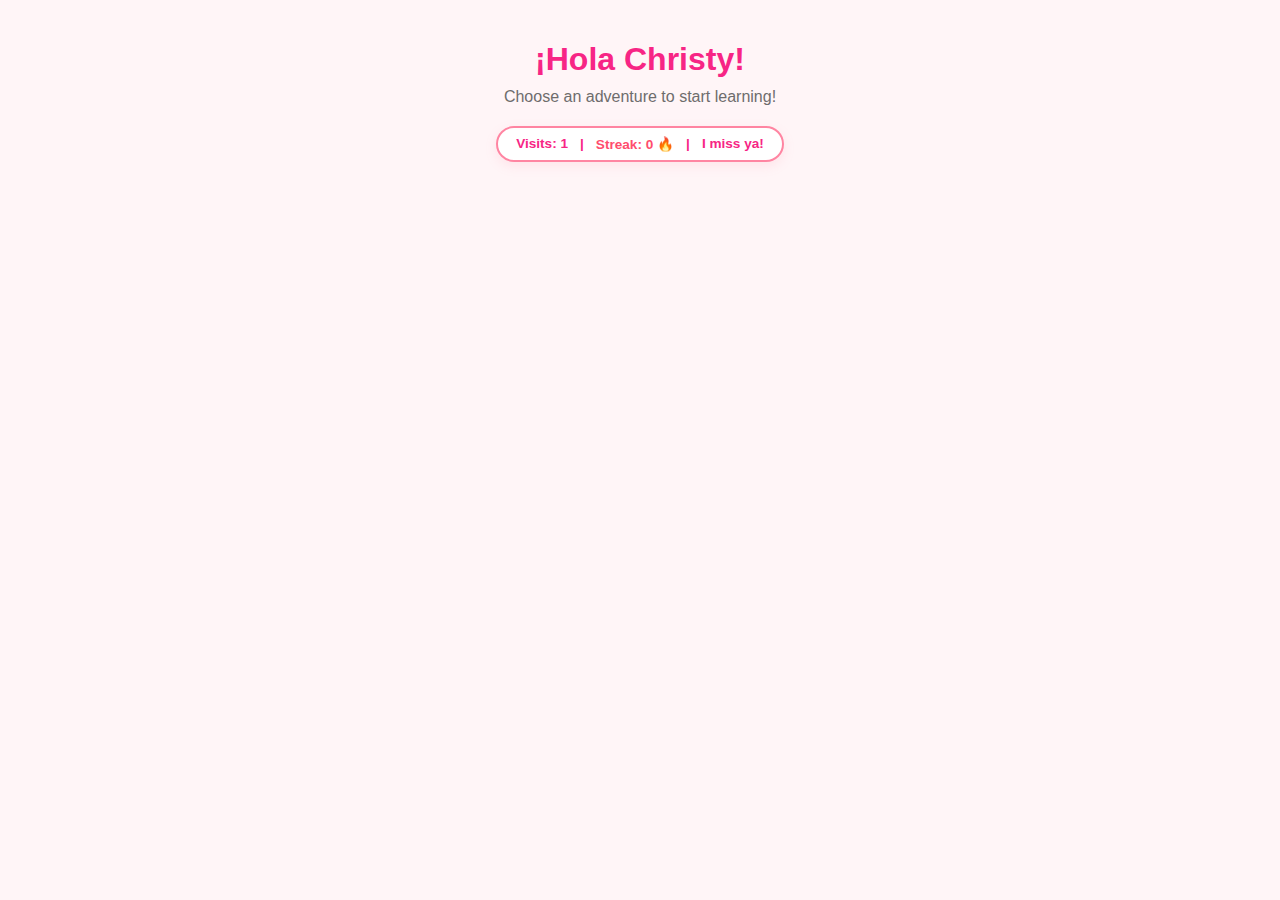
<file: index.htm>
<!DOCTYPE html>
<html lang="en">

<head>
    <meta charset="UTF-8">
    <meta name="viewport" content="width=device-width, initial-scale=1.0">
    <title>Christy's Learning Hub</title>
    <style>
        :root {
            --pink-primary: #ff85a2;
            --pink-dark: #f72585;
            --warm-bg: #fff5f7;
            --orange-soft: #f9dcc4;
            --text-main: #4a4a4a;
            --card-shadow: 0 12px 24px rgba(255, 133, 162, 0.2);
        }

        * {
            box-sizing: border-box;
            -webkit-tap-highlight-color: transparent;
        }

        body {
            font-family: 'Segoe UI', Roboto, Helvetica, Arial, sans-serif;
            background-color: var(--warm-bg);
            color: var(--text-main);
            margin: 0;
            display: flex;
            flex-direction: column;
            align-items: center;
            min-height: 100vh;
            padding: 20px 15px;
            /* Reduced for mobile */
        }

        header {
            text-align: center;
            margin-bottom: 30px;
        }

        h1 {
            color: var(--pink-dark);
            font-size: 2rem;
            /* Sized down for mobile */
            margin-bottom: 10px;
            font-weight: 900;
        }

        p {
            color: var(--text-main);
            font-size: 1rem;
            opacity: 0.8;
            margin: 0;
        }

        .hub-container {
            width: 100%;
            max-width: 600px;
            display: grid;
            gap: 20px;
        }

        .game-link {
            background: white;
            border: 4px solid var(--pink-primary);
            border-radius: 24px;
            padding: 20px;
            text-decoration: none;
            color: inherit;
            display: flex;
            flex-direction: column;
            /* Stack on mobile */
            align-items: flex-start;
            gap: 15px;
            box-shadow: var(--card-shadow);
            transition: all 0.2s ease;
            position: relative;
            overflow: hidden;
        }

        @media (min-width: 481px) {
            .game-link {
                flex-direction: row;
                align-items: center;
            }
        }

        .game-link:hover {
            transform: translateY(-5px);
            border-color: var(--pink-dark);
        }

        .game-link:active {
            transform: scale(0.98);
        }

        .icon-box {
            background: var(--pink-primary);
            width: 50px;
            height: 50px;
            border-radius: 14px;
            display: flex;
            align-items: center;
            justify-content: center;
            flex-shrink: 0;
        }

        .icon-box svg {
            width: 30px;
            height: 30px;
            fill: white;
        }

        .game-info h2 {
            margin: 0 0 5px 0;
            color: var(--pink-dark);
            font-size: 1.25rem;
        }

        .game-info p {
            margin: 0;
            font-size: 0.9rem;
            line-height: 1.4;
        }

        .badge {
            position: absolute;
            top: 20px;
            right: 20px;
            background: var(--orange-soft);
            color: var(--pink-dark);
            font-size: 0.75rem;
            font-weight: bold;
            padding: 4px 12px;
            border-radius: 20px;
            text-transform: uppercase;
        }

        /* Coming Soon style */
        .game-link.disabled {
            opacity: 0.7;
            filter: grayscale(0.5);
            cursor: default;
            pointer-events: none;
        }

        .stats-box {
            margin-top: 20px;
            background: white;
            padding: 8px 18px;
            border-radius: 50px;
            display: inline-flex;
            gap: 12px;
            font-size: 0.85rem;
            color: var(--pink-dark);
            font-weight: 700;
            box-shadow: 0 4px 12px rgba(255, 133, 162, 0.15);
            border: 2px solid var(--pink-primary);
        }

        .streak-tag {
            color: #ff4d6d;
            font-weight: 800;
        }

        .badge-shelf {
            margin-top: 25px;
            display: flex;
            gap: 15px;
            justify-content: center;
            flex-wrap: wrap;
            width: 100%;
            max-width: 600px;
        }

        .badge-item {
            width: 80px;
            height: 80px;
            border-radius: 20px;
            background: white;
            border: 3px solid var(--pink-primary);
            display: flex;
            align-items: center;
            justify-content: center;
            position: relative;
            box-shadow: 0 4px 10px rgba(0, 0, 0, 0.05);
            transition: transform 0.3s cubic-bezier(0.175, 0.885, 0.32, 1.275);
        }

        .badge-item:hover {
            transform: scale(1.1) rotate(5deg);
        }

        .badge-item img {
            width: 85%;
            height: 85%;
            object-fit: contain;
        }

        .badge-item.locked {
            filter: grayscale(1) opacity(0.3);
            border-style: dashed;
        }

        .badge-hint {
            font-size: 0.7rem;
            color: var(--pink-dark);
            margin-top: 5px;
            font-weight: 600;
        }
    </style>
</head>

<body>
    <header>
        <h1>¡Hola Christy!</h1>
        <p>Choose an adventure to start learning!</p>

        <div class="stats-box" id="visitor-stats">
            <span id="visit-count-tag">Visits: 0</span>
            <span class="divider">|</span>
            <span id="streak-tag" class="streak-tag">Streak: 0 🔥</span>
            <span class="divider">|</span>
            <span id="last-visit-tag">First time here? I miss ya!</span>
        </div>
    </header>

    <div id="badge-shelf" class="badge-shelf">
        <!-- Guinea Pig Badges -->
    </div>

    <div class="hub-container" id="hub-container">
        <!-- Rendered Programmatically -->
    </div>

    <script src="common.js"></script>
    <script>
        function renderHub() {
            const container = document.getElementById('hub-container');

            hubGames.forEach(game => {
                const gameLink = document.createElement('a');
                gameLink.href = game.href;
                gameLink.className = 'game-link';

                gameLink.innerHTML = `
                    <div class="badge">${game.badge}</div>
                    <div class="icon-box" style="background: ${game.iconBg}">
                        <svg viewBox="0 0 24 24">
                            ${game.icon}
                        </svg>
                    </div>
                    <div class="game-info">
                        <h2>${game.title}</h2>
                        <p>${game.description}</p>
                    </div>
                `;

                container.appendChild(gameLink);
            });
        }

        function trackVisits() {
            let visits = parseInt(localStorage.getItem('visitCount')) || 0;
            let lastVisit = localStorage.getItem('lastVisit');

            // Increment count for this session (only once per page load)
            visits++;
            localStorage.setItem('visitCount', visits);

            // Display stats
            document.getElementById('visit-count-tag').innerText = `Visits: ${visits}`;

            if (lastVisit) {
                const lastDate = new Date(lastVisit);
                const options = { month: 'short', day: 'numeric', year: 'numeric' };
                document.getElementById('last-visit-tag').innerText =
                    `Last visit: ${lastDate.toLocaleDateString(undefined, options)}`;
            } else {
                document.getElementById('last-visit-tag').innerText = "I miss ya!";
            }

            // Update last visit for NEXT time
            localStorage.setItem('lastVisit', new Date().toISOString());

            // Handle Streak and Badges
            const stats = getStats();
            document.getElementById('streak-tag').innerText = `Streak: ${stats.streak} 🔥`;

            renderBadges(stats.badges);
        }

        function renderBadges(unlockedCount) {
            const shelf = document.getElementById('badge-shelf');
            shelf.innerHTML = '';

            const pigs = [
                { id: 1, name: 'Peanut' },
                { id: 2, name: 'Coco' },
                { id: 3, name: 'Marshmallow' }
            ];

            pigs.forEach((pig, index) => {
                const isLocked = index >= unlockedCount;
                const badge = document.createElement('div');
                badge.className = `badge-item ${isLocked ? 'locked' : ''}`;

                if (isLocked) {
                    badge.innerHTML = `
                        <div style="font-size: 0.7rem; text-align: center;">Locked<br>${(index + 1) * 3} Days</div>
                    `;
                } else {
                    badge.innerHTML = `
                         <img src="images/Guineapig${pig.id}.png" alt="${pig.name}">
                        <div style="position: absolute; bottom: -20px; font-size: 0.7rem; font-weight: 800; color: var(--pink-dark);">${pig.name}</div>
                    `;
                }
                shelf.appendChild(badge);
            });
        }

        function handleSecretCommands() {
            let inputBuffer = "";
            let timer;

            document.addEventListener('keydown', (e) => {
                // Ignore if user is typing in an input (not currently applicable but good practice)
                if (e.target.tagName === 'INPUT' || e.target.tagName === 'TEXTAREA') return;

                if (e.key === 'Enter') {
                    processCommand(inputBuffer);
                    inputBuffer = "";
                } else if (e.key.length === 1) {
                    inputBuffer += e.key.toLowerCase();

                    // Clear buffer if no activity for 3 seconds
                    clearTimeout(timer);
                    timer = setTimeout(() => { inputBuffer = ""; }, 3000);

                    // Immediate 'reset' check (optional, but requested name is 'reset')
                    if (inputBuffer === "reset") {
                        processCommand("reset");
                        inputBuffer = "";
                    }
                }
            });

            function processCommand(cmd) {
                if (cmd === "reset") {
                    localStorage.clear();
                    alert("Storage Cleared! Hub will reload.");
                    window.location.reload();
                } else if (cmd.startsWith("set")) {
                    const days = parseInt(cmd.replace("set", ""));
                    if (!isNaN(days)) {
                        mockStreak(days);
                    }
                }
            }

            function mockStreak(count) {
                const dates = [];
                for (let i = 0; i < count; i++) {
                    const d = new Date();
                    d.setDate(d.getDate() - i);
                    dates.push(d.toISOString().split('T')[0]);
                }
                localStorage.setItem('playDays', JSON.stringify(dates));
                alert(`Set streak to ${count} days! Reloading...`);
                window.location.reload();
            }
        }

        document.addEventListener('DOMContentLoaded', () => {
            trackVisits();
            renderHub();
            handleSecretCommands();
        });
    </script>

</body>

</html>
</file>
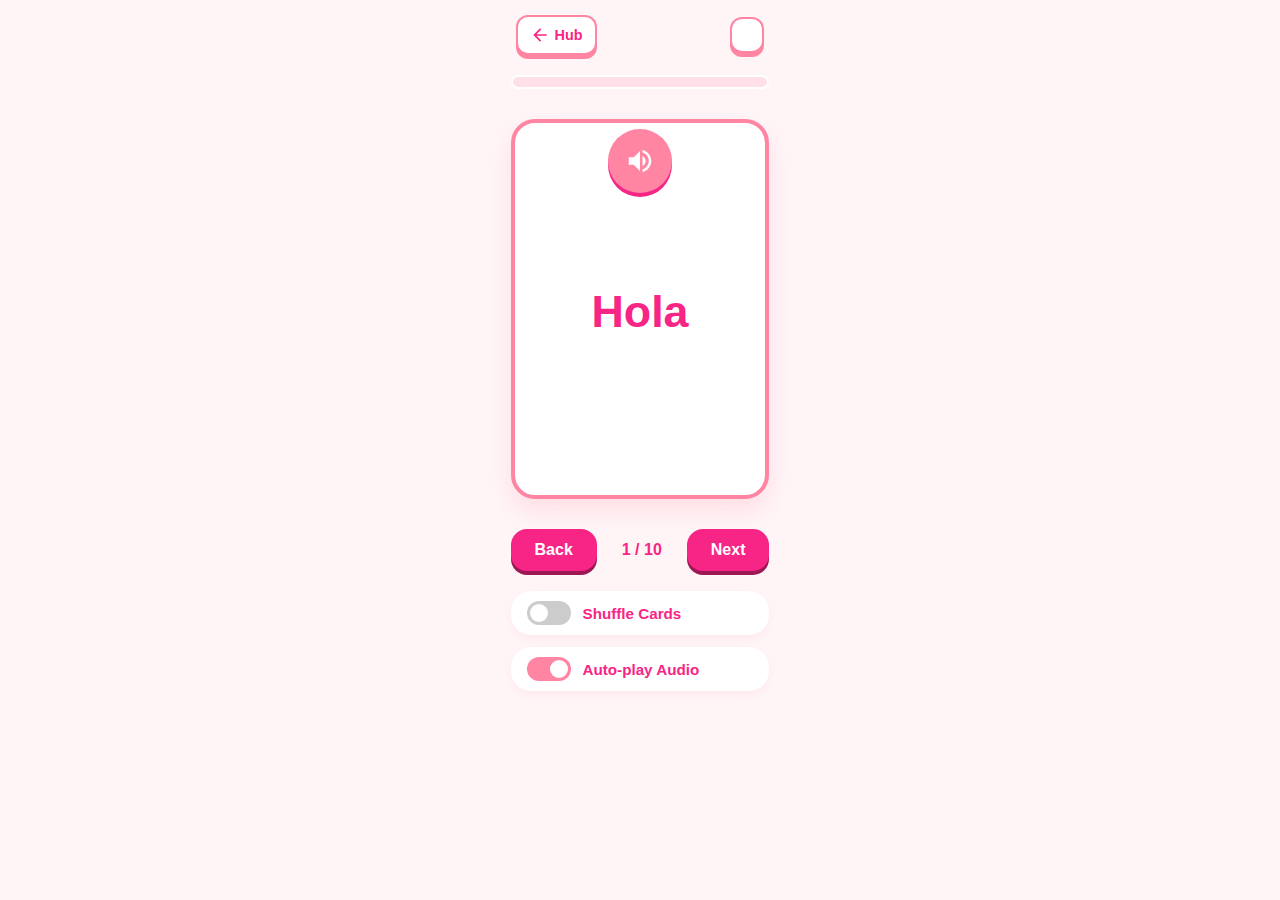
<file: flash_card1.htm>
<!DOCTYPE html>
<html lang="en">

<head>
    <meta charset="UTF-8">
    <meta name="viewport" content="width=device-width, initial-scale=1.0">
    <title>Spanish Flashcard Adventure</title>
    <style>
        :root {
            --pink-primary: #ff85a2;
            --pink-dark: #f72585;
            --warm-bg: #fff5f7;
            --orange-soft: #f9dcc4;
            --text-main: #4a4a4a;
            --card-shadow: 0 12px 24px rgba(255, 133, 162, 0.2);
        }

        * {
            box-sizing: border-box;
            -webkit-tap-highlight-color: transparent;
        }

        body {
            font-family: 'Segoe UI', Roboto, Helvetica, Arial, sans-serif;
            background-color: var(--warm-bg);
            color: var(--text-main);
            margin: 0;
            display: flex;
            flex-direction: column;
            align-items: center;
            min-height: 100vh;
            padding: 15px;
            /* Reduced for mobile */
        }

        /* Top Navigation */
        .header {
            width: 100%;
            max-width: 500px;
            display: flex;
            justify-content: space-between;
            align-items: center;
            margin-bottom: 20px;
            padding: 0 5px;
        }

        .hub-btn {
            color: var(--pink-dark);
            text-decoration: none;
            font-weight: bold;
            display: flex;
            align-items: center;
            gap: 5px;
            font-size: 0.9rem;
            background: white;
            padding: 8px 12px;
            border-radius: 12px;
            border: 2px solid var(--pink-primary);
            box-shadow: 0 4px 0 var(--pink-primary);
            transition: all 0.1s;
        }

        .hub-btn:active {
            transform: translateY(2px);
            box-shadow: 0 2px 0 var(--pink-primary);
        }

        select {
            appearance: none;
            background-color: white;
            border: 2px solid var(--pink-primary);
            border-radius: 12px;
            padding: 8px 15px;
            font-size: 0.9rem;
            color: var(--pink-dark);
            font-weight: bold;
            cursor: pointer;
            outline: none;
            box-shadow: 0 4px 0 var(--pink-primary);
            max-width: 200px;
        }

        /* Progress Section */
        .progress-wrapper {
            width: 100%;
            max-width: 400px;
            margin-bottom: 30px;
        }

        .progress-container {
            width: 100%;
            height: 14px;
            background: #ffe0e9;
            border-radius: 7px;
            overflow: hidden;
            border: 2px solid white;
        }

        .progress-bar {
            height: 100%;
            background: linear-gradient(90deg, var(--pink-primary), var(--pink-dark));
            width: 0%;
            transition: width 0.4s cubic-bezier(0.175, 0.885, 0.32, 1.275);
        }

        /* Card Area */
        .card-container {
            width: 100%;
            max-width: 320px;
            height: 380px;
            perspective: 1000px;
            cursor: pointer;
            margin-bottom: 30px;
        }

        .card {
            width: 100%;
            height: 100%;
            background: white;
            border-radius: 24px;
            border: 4px solid var(--pink-primary);
            box-shadow: var(--card-shadow);
            display: flex;
            flex-direction: column;
            align-items: center;
            justify-content: center;
            padding: 30px;
            text-align: center;
            position: relative;
            transition: transform 0.1s;
        }

        .card:active {
            transform: scale(0.98);
        }

        .audio-btn {
            background: var(--pink-primary);
            border: none;
            width: 64px;
            height: 64px;
            border-radius: 50%;
            display: flex;
            align-items: center;
            justify-content: center;
            cursor: pointer;
            margin-bottom: 20px;
            transition: all 0.2s;
            box-shadow: 0 4px 0 var(--pink-dark);
        }

        .audio-btn:hover {
            transform: translateY(-2px);
        }

        .audio-btn svg {
            fill: white;
            width: 30px;
            height: 30px;
        }

        .stop-btn {
            background: #ff4d4d;
            border: none;
            width: 64px;
            height: 64px;
            border-radius: 50%;
            display: flex;
            align-items: center;
            justify-content: center;
            cursor: pointer;
            margin-bottom: 20px;
            transition: all 0.2s;
            box-shadow: 0 4px 0 #cc0000;
        }

        .stop-btn:active {
            transform: scale(0.95);
        }

        .stop-btn svg {
            fill: white;
            width: 30px;
            height: 30px;
        }

        .audio-controls {
            display: flex;
            gap: 15px;
            margin-bottom: 20px;
        }

        .spanish-word {
            font-size: 2.8rem;
            font-weight: 800;
            color: var(--pink-dark);
            margin-bottom: 20px;
            min-height: 3.5em;
            /* Fixed space for multi-line support */
            display: flex;
            align-items: center;
            justify-content: center;
        }

        .english-box {
            border-top: 2px dashed var(--orange-soft);
            width: 100%;
            padding-top: 20px;
            opacity: 0;
            transform: translateY(10px);
            transition: all 0.3s ease;
            min-height: 80px;
            /* Consistent height for the English reveal box */
            display: flex;
            align-items: center;
            justify-content: center;
        }

        .english-box.revealed {
            opacity: 1;
            transform: translateY(0);
        }

        .english-word {
            font-size: 1.5rem;
            color: #888;
            font-style: italic;
        }

        /* Controls */
        .bottom-controls {
            width: 100%;
            max-width: 400px;
            display: flex;
            flex-direction: column;
            align-items: center;
            gap: 20px;
        }

        .nav-group {
            display: flex;
            align-items: center;
            gap: 15px;
        }

        .btn-nav {
            background: var(--pink-dark);
            color: white;
            border: none;
            padding: 12px 24px;
            border-radius: 16px;
            font-weight: bold;
            font-size: 1rem;
            cursor: pointer;
            box-shadow: 0 4px 0 #9d1754;
            transition: all 0.1s;
        }

        .btn-nav:disabled {
            background: #ccc;
            box-shadow: 0 4px 0 #aaa;
            cursor: not-allowed;
        }

        .btn-nav:active:not(:disabled) {
            transform: translateY(4px);
            box-shadow: 0 0 0 #9d1754;
        }

        .progress-indicator {
            font-weight: bold;
            color: var(--pink-dark);
            min-width: 60px;
            text-align: center;
        }

        .options {
            display: flex;
            align-items: center;
            gap: 12px;
            font-size: 0.95rem;
            color: var(--pink-dark);
            font-weight: bold;
            background: white;
            padding: 10px 16px;
            border-radius: 20px;
            box-shadow: 0 4px 10px rgba(255, 133, 162, 0.1);
            cursor: pointer;
            transition: all 0.2s;
        }

        .options:active {
            transform: scale(0.95);
        }

        /* Toggle Switch Styling */
        .switch {
            position: relative;
            display: inline-block;
            width: 44px;
            height: 24px;
        }

        .switch input {
            opacity: 0;
            width: 0;
            height: 0;
        }

        .slider {
            position: absolute;
            cursor: pointer;
            top: 0;
            left: 0;
            right: 0;
            bottom: 0;
            background-color: #ccc;
            transition: .4s;
            border-radius: 24px;
        }

        .slider:before {
            position: absolute;
            content: "";
            height: 18px;
            width: 18px;
            left: 3px;
            bottom: 3px;
            background-color: white;
            transition: .4s;
            border-radius: 50%;
        }

        input:checked+.slider {
            background-color: var(--pink-primary);
        }

        input:checked+.slider:before {
            transform: translateX(20px);
        }

        /* Responsive Tweaks */
        @media (max-height: 700px) {
            .card-container {
                height: 320px;
                margin-bottom: 20px;
            }

            .spanish-word {
                font-size: 2.2rem;
            }

            .header {
                margin-bottom: 15px;
            }
        }

        /* End Screen */
        #end-screen {
            display: none;
            width: 100%;
            max-width: 500px;
            background: white;
            border-radius: 32px;
            padding: 30px;
            text-align: center;
            box-shadow: var(--card-shadow);
            z-index: 10;
        }

        .encourage-text {
            font-size: 1.8rem;
            color: var(--pink-dark);
            margin-bottom: 25px;
            font-weight: 900;
        }

        .scroll-table {
            max-height: 450px;
            /* Made taller as requested */
            overflow-y: auto;
            border: 2px solid var(--orange-soft);
            border-radius: 16px;
            margin-bottom: 20px;
        }

        table {
            width: 100%;
            border-collapse: collapse;
        }

        th {
            background: var(--orange-soft);
            padding: 10px;
            position: sticky;
            top: 0;
        }

        td {
            padding: 12px;
            border-bottom: 1px solid var(--warm-bg);
        }

        .row-es {
            font-weight: bold;
            color: var(--pink-dark);
        }

        #firework-canvas {
            position: fixed;
            top: 0;
            left: 0;
            width: 100%;
            height: 100%;
            pointer-events: none;
            z-index: 5;
        }

        /* Animations */
        @keyframes pop {
            0% {
                transform: scale(1);
            }

            50% {
                transform: scale(1.1);
            }

            100% {
                transform: scale(1);
            }
        }

        .celebrate {
            animation: pop 0.5s ease infinite;
        }
    </style>
</head>

<body>

    <div id="game-view">
        <div class="header">
            <a href="index.htm" class="hub-btn">
                <svg viewBox="0 0 24 24" style="width: 20px; height: 20px; fill: currentColor;">
                    <path d="M20 11H7.83l5.59-5.59L12 4l-8 8 8 8 1.41-1.41L7.83 13H20v-2z" />
                </svg>
                Hub
            </a>
            <select id="setSelector" onchange="loadNewSet()">
            </select>
        </div>

        <div class="progress-wrapper">
            <div class="progress-container">
                <div id="progressBar" class="progress-bar"></div>
            </div>
        </div>

        <div class="card-container" onclick="handleCardClick()">
            <div class="card">
                <div class="audio-controls">
                    <button class="audio-btn" onclick="playAudio(event)">
                        <svg viewBox="0 0 24 24">
                            <path
                                d="M3 9v6h4l5 5V4L7 9H3zm13.5 3c0-1.77-1.02-3.29-2.5-4.03v8.05c1.48-.73 2.5-2.25 2.5-4.02zM14 3.23v2.06c2.89.86 5 3.54 5 6.71s-2.11 5.85-5 6.71v2.06c4.01-.91 7-4.49 7-8.77s-2.99-7.86-7-8.77z" />
                        </svg>
                    </button>
                    <!-- <button class="stop-btn" onclick="stopAudio(event)">
                        <svg viewBox="0 0 24 24">
                            <path d="M6 6h12v12H6z" />
                        </svg>
                    </button> -->
                </div>
                <div id="esWord" class="spanish-word">Hola</div>
                <div id="enBox" class="english-box">
                    <div id="enWord" class="english-word">Hello</div>
                </div>
            </div>
        </div>

        <div class="bottom-controls">
            <div class="nav-group">
                <button id="prevBtn" class="btn-nav" onclick="changeCard(-1)">Back</button>
                <div id="progressText" class="progress-indicator">1 / 10</div>
                <button id="nextBtn" class="btn-nav" onclick="changeCard(1)">Next</button>
            </div>

            <div class="options-group" style="display: flex; flex-direction: column; gap: 12px; width: 100%;">
                <label class="options">
                    <div class="switch">
                        <input type="checkbox" id="shuffleToggle" onchange="initGame()">
                        <span class="slider"></span>
                    </div>
                    Shuffle Cards
                </label>
                <label class="options">
                    <div class="switch">
                        <input type="checkbox" id="autoPlayToggle" checked>
                        <span class="slider"></span>
                    </div>
                    Auto-play Audio
                </label>
            </div>
        </div>
    </div>

    <div id="end-screen">
        <div id="encouragement" class="encourage-text">You did it!</div>
        <div class="scroll-table">
            <table>
                <thead>
                    <tr>
                        <th>Spanish</th>
                        <th>English</th>
                    </tr>
                </thead>
                <tbody id="resultBody"></tbody>
            </table>
        </div>
        <button class="btn-nav" onclick="resetGame()">Try Again</button>
    </div>

    <canvas id="firework-canvas"></canvas>

    <script src="common.js"></script>
    <script>
        // Data Structure

        let currentDeck = [];
        let currentIndex = 0;
        let isRevealed = false;

        // --- Initialization ---

        function initGame() {
            const selector = document.getElementById('setSelector');

            // Populate selector if empty
            if (selector.options.length === 0) {
                for (const key in sets) {
                    const opt = document.createElement('option');
                    opt.value = key;
                    opt.innerHTML = sets[key].title;
                    selector.appendChild(opt);
                }
            }

            const selectedSet = selector.value;
            const shuffle = document.getElementById('shuffleToggle').checked;

            currentDeck = [...sets[selectedSet].cards];
            if (shuffle) {
                currentDeck.sort(() => Math.random() - 0.5);
            }

            currentIndex = 0;
            isRevealed = false;
            updateUI();
        }

        function loadNewSet() {
            initGame();
        }

        // --- Core Logic ---

        function handleCardClick() {
            isRevealed = true;
            document.getElementById('enBox').classList.add('revealed');
        }

        // Voice Management
        let preferredVoice = null;

        function loadVoices() {
            const voices = window.speechSynthesis.getVoices();
            if (voices.length === 0) return;

            // Priority: Paulina, then other female Spanish voices
            let voice = voices.find(v => v.lang.startsWith('es') && v.name.toLowerCase().includes('paulina'));
            if (!voice) {
                voice = voices.find(v => {
                    const isSpanish = v.lang.startsWith('es');
                    const name = v.name.toLowerCase();
                    const femaleNames = ['monica', 'helena', 'lucia', 'arantxa', 'maria', 'laura', 'juana', 'silvia', 'elena', 'female', 'google español'];
                    return isSpanish && femaleNames.some(femaleName => name.includes(femaleName));
                });
            }
            preferredVoice = voice;
            if (preferredVoice) console.log("Voice loaded:", preferredVoice.name);
        }

        // Pre-load voices for the first speaking attempt
        window.speechSynthesis.onvoiceschanged = loadVoices;
        loadVoices();

        function playAudio(event) {
            if (event) event.stopPropagation();

            // Cancel any ongoing speech to prevent stacking
            window.speechSynthesis.cancel();

            const word = currentDeck[currentIndex].es;

            const utterance = new SpeechSynthesisUtterance(word);
            utterance.lang = 'es-ES';
            utterance.rate = 0.8;

            // Ensure voice is loaded if it wasn't ready at startup
            if (!preferredVoice) loadVoices();

            if (preferredVoice) {
                utterance.voice = preferredVoice;
            }

            // console.log("Speaking with voice:", preferredVoice ? preferredVoice.name : "Default System Voice");
            window.speechSynthesis.speak(utterance);
        }

        function stopAudio(event) {
            if (event) event.stopPropagation();
            window.speechSynthesis.cancel();
        }

        function changeCard(dir) {
            if (dir === 1 && currentIndex === currentDeck.length - 1) {
                showEndScreen();
                return;
            }

            currentIndex = Math.max(0, Math.min(currentDeck.length - 1, currentIndex + dir));
            isRevealed = false;
            updateUI();

            // Auto-play when moving between cards
            if (document.getElementById('autoPlayToggle').checked) {
                playAudio();
            }
        }

        function updateUI() {
            const item = currentDeck[currentIndex];
            const esElem = document.getElementById('esWord');
            const enElem = document.getElementById('enWord');

            esElem.innerText = item.es;
            enElem.innerText = item.en;
            document.getElementById('enBox').classList.remove('revealed');

            // Dynamic Font Sizing
            if (item.es.length > 35) {
                esElem.style.fontSize = "1.5rem";
            } else if (item.es.length > 20) {
                esElem.style.fontSize = "1.8rem";
            } else {
                esElem.style.fontSize = "2.8rem";
            }

            if (item.en.length > 35) {
                enElem.style.fontSize = "1.1rem";
            } else if (item.en.length > 20) {
                enElem.style.fontSize = "1.3rem";
            } else {
                enElem.style.fontSize = "1.5rem";
            }

            // Progress
            const total = currentDeck.length;
            const displayIndex = currentIndex + 1;
            document.getElementById('progressText').innerText = `${displayIndex} / ${total}`;
            document.getElementById('progressBar').style.width = `${(displayIndex / total) * 100}%`;

            // Buttons
            document.getElementById('prevBtn').disabled = currentIndex === 0;
            document.getElementById('nextBtn').innerText = (currentIndex === total - 1) ? "Finish! 🎉" : "Next";
        }

        function resetGame() {
            document.getElementById('end-screen').style.display = 'none';
            document.getElementById('game-view').style.display = 'block';
            initGame();
        }

        // --- End Game & Fireworks ---

        function showEndScreen() {
            document.getElementById('game-view').style.display = 'none';
            const endScreen = document.getElementById('end-screen');
            endScreen.style.display = 'block';

            // Random Praise
            document.getElementById('encouragement').innerText = praises[Math.floor(Math.random() * praises.length)];

            // Populate Table
            const tbody = document.getElementById('resultBody');
            tbody.innerHTML = '';
            currentDeck.forEach(item => {
                const row = `<tr><td class="row-es">${item.es}</td><td>${item.en}</td></tr>`;
                tbody.innerHTML += row;
            });

            startFireworks();
            playVictorySound();
        }

        function playVictorySound() {
            try {
                const audioCtx = new (window.AudioContext || window.webkitAudioContext)();
                const notes = [523.25, 659.25, 783.99, 1046.50]; // C Major arpeggio

                notes.forEach((freq, i) => {
                    const osc = audioCtx.createOscillator();
                    const gain = audioCtx.createGain();
                    osc.type = 'triangle';
                    osc.frequency.setValueAtTime(freq, audioCtx.currentTime + i * 0.1);
                    gain.gain.setValueAtTime(0.1, audioCtx.currentTime + i * 0.1);
                    gain.gain.exponentialRampToValueAtTime(0.0001, audioCtx.currentTime + i * 0.1 + 0.5);
                    osc.connect(gain);
                    gain.connect(audioCtx.destination);
                    osc.start(audioCtx.currentTime + i * 0.1);
                    osc.stop(audioCtx.currentTime + i * 0.1 + 0.5);
                });
            } catch (e) { }
        }

        function startFireworks() {
            const canvas = document.getElementById('firework-canvas');
            const ctx = canvas.getContext('2d');
            canvas.width = window.innerWidth;
            canvas.height = window.innerHeight;

            let particles = [];
            const colors = ['#ff85a2', '#f72585', '#f9dcc4', '#ffffff', '#ffeb3b'];

            class Particle {
                constructor(x, y, color) {
                    this.x = x;
                    this.y = y;
                    this.color = color;
                    this.velocity = {
                        x: (Math.random() - 0.5) * 8,
                        y: (Math.random() - 0.5) * 8
                    };
                    this.alpha = 1;
                    this.friction = 0.95;
                }

                draw() {
                    ctx.globalAlpha = this.alpha;
                    ctx.beginPath();
                    ctx.arc(this.x, this.y, 3, 0, Math.PI * 2);
                    ctx.fillStyle = this.color;
                    ctx.fill();
                }

                update() {
                    this.velocity.x *= this.friction;
                    this.velocity.y *= this.friction;
                    this.x += this.velocity.x;
                    this.y += this.velocity.y;
                    this.alpha -= 0.01;
                }
            }

            function createFirework(x, y) {
                const color = colors[Math.floor(Math.random() * colors.length)];
                for (let i = 0; i < 40; i++) {
                    particles.push(new Particle(x, y, color));
                }
            }

            let animationFrame;
            function animate() {
                ctx.fillStyle = 'rgba(255, 245, 247, 0.2)'; // Fading trail
                ctx.fillRect(0, 0, canvas.width, canvas.height);

                particles.forEach((p, i) => {
                    if (p.alpha > 0) {
                        p.update();
                        p.draw();
                    } else {
                        particles.splice(i, 1);
                    }
                });

                if (document.getElementById('end-screen').style.display === 'block') {
                    if (Math.random() < 0.05) {
                        createFirework(Math.random() * canvas.width, Math.random() * canvas.height * 0.7);
                    }
                    animationFrame = requestAnimationFrame(animate);
                } else {
                    ctx.clearRect(0, 0, canvas.width, canvas.height);
                    cancelAnimationFrame(animationFrame);
                }
            }
            animate();
        }

        window.onload = initGame;
        window.onresize = () => {
            const canvas = document.getElementById('firework-canvas');
            canvas.width = window.innerWidth;
            canvas.height = window.innerHeight;
        };
    </script>
</body>

</html>
</file>
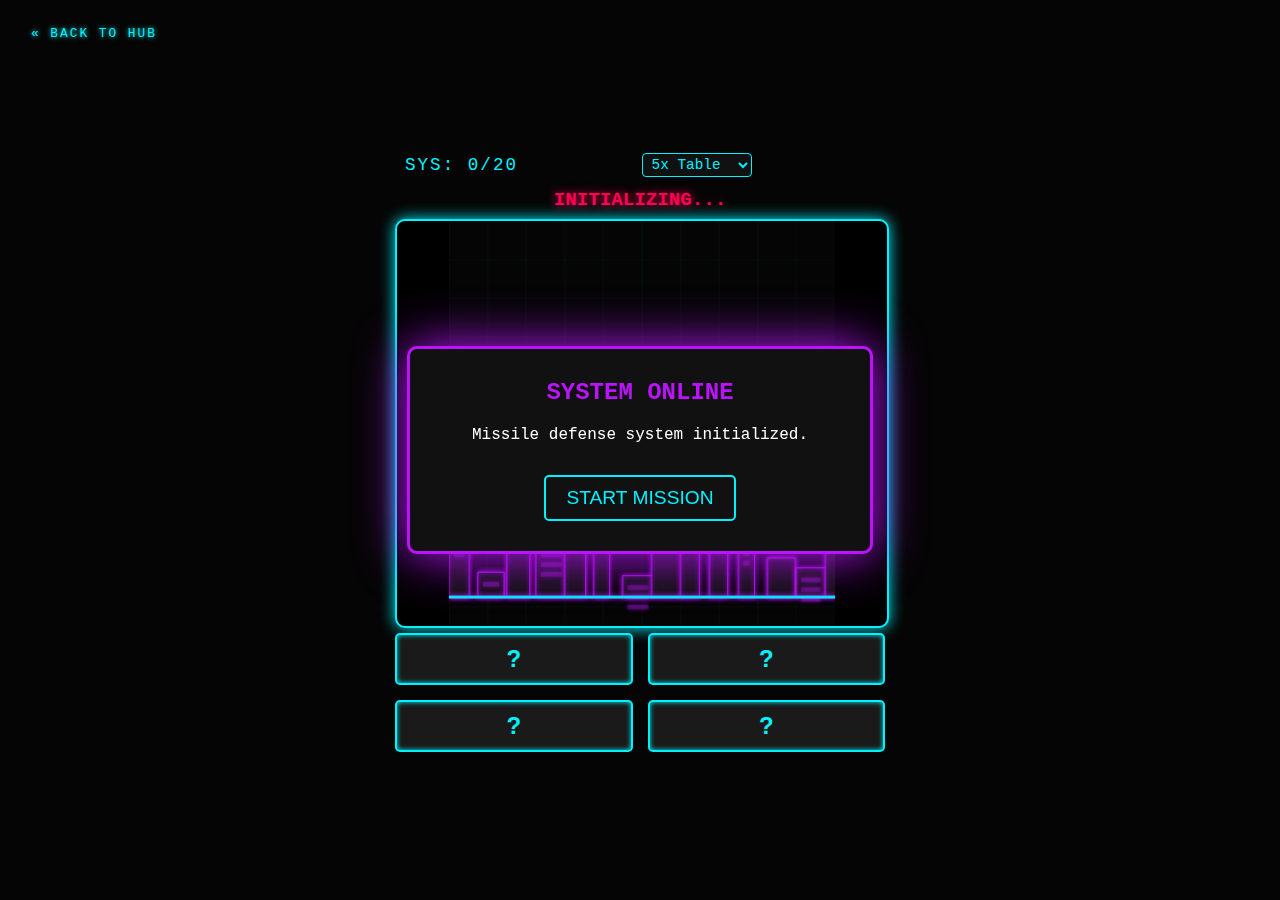
<file: times_table_missile.html>
<!DOCTYPE html>
<html lang="en">

<head>
    <meta charset="UTF-8">
    <meta name="viewport" content="width=device-width, initial-scale=1.0, maximum-scale=1.0, user-scalable=no">
    <title>Cyber Star Defender</title>
    <style>
        :root {
            --bg-color: #050505;
            --ground-color: #00f2ff;
            --accent-color: #bc13fe;
            --danger-color: #ff0055;
            --btn-color: #1a1a1a;
            --neon-cyan: #00f2ff;
            --neon-pink: #ff0055;
            --neon-purple: #bc13fe;
        }

        body {
            margin: 0;
            padding: 0;
            background-color: var(--bg-color);
            color: #fff;
            font-family: 'Courier New', Courier, monospace;
            display: flex;
            flex-direction: column;
            align-items: center;
            justify-content: center;
            min-height: 100vh;
            overflow: hidden;
            touch-action: none;
        }

        #game-wrapper {
            position: relative;
            width: 100%;
            max-width: 500px;
            display: flex;
            flex-direction: column;
            gap: 5px;
            padding: 5px;
            height: 100vh;
            justify-content: center;
            box-sizing: border-box;
        }

        canvas {
            background: #000;
            border: 2px solid var(--neon-cyan);
            border-radius: 10px;
            box-shadow: 0 0 15px var(--neon-cyan);
            width: 100%;
            height: auto;
            max-height: 45vh;
            object-fit: contain;
        }

        .stats-bar {
            display: flex;
            justify-content: space-between;
            align-items: center;
            padding: 5px 10px;
            font-size: 1.1rem;
            color: var(--neon-cyan);
            text-transform: uppercase;
            letter-spacing: 2px;
        }

        #feedback-text {
            height: 1.2em;
            text-align: center;
            font-size: 1.2rem;
            color: var(--neon-pink);
            margin: 2px 0;
            font-weight: bold;
            text-shadow: 0 0 10px var(--neon-pink);
        }

        .controls {
            display: grid;
            grid-template-columns: repeat(2, 1fr);
            gap: 15px;
            width: 100%;
        }

        .answer-btn {
            background: var(--btn-color);
            color: var(--neon-cyan);
            border: 2px solid var(--neon-cyan);
            padding: 10px;
            font-size: 1.5rem;
            font-weight: bold;
            border-radius: 5px;
            cursor: pointer;
            transition: all 0.2s;
            box-shadow: inset 0 0 5px var(--neon-cyan);
            -webkit-tap-highlight-color: transparent;
        }

        .answer-btn:active {
            background: var(--neon-cyan);
            color: #000;
            box-shadow: 0 0 20px var(--neon-cyan);
        }

        .answer-btn.wrong {
            border-color: var(--neon-pink);
            color: var(--neon-pink);
            box-shadow: inset 0 0 10px var(--neon-pink);
        }

        .modal {
            position: absolute;
            top: 50%;
            left: 50%;
            transform: translate(-50%, -50%);
            background: #111;
            border: 3px solid var(--neon-purple);
            color: #fff;
            padding: 30px;
            border-radius: 10px;
            text-align: center;
            box-shadow: 0 0 50px var(--neon-purple);
            z-index: 100;
            width: 80%;
        }

        .modal h2 {
            margin-top: 0;
            color: var(--neon-purple);
            text-transform: uppercase;
        }

        .modal button {
            background: transparent;
            color: var(--neon-cyan);
            border: 2px solid var(--neon-cyan);
            padding: 10px 20px;
            font-size: 1.2rem;
            border-radius: 5px;
            cursor: pointer;
            margin-top: 15px;
        }

        .stars-container {
            color: var(--neon-pink);
        }

        .back-link {
            position: absolute;
            top: 20px;
            left: 20px;
            color: var(--neon-cyan);
            text-decoration: none;
            font-family: 'Courier New', Courier, monospace;
            font-size: 0.8rem;
            letter-spacing: 2px;
            z-index: 1000;
            transition: all 0.3s ease;
            text-shadow: 0 0 5px var(--neon-cyan);
            text-transform: uppercase;
            border: 1px solid transparent;
            padding: 5px 10px;
        }

        .back-link:hover {
            color: var(--neon-purple);
            text-shadow: 0 0 10px var(--neon-purple);
            border-color: var(--neon-purple);
            box-shadow: 0 0 10px var(--neon-purple);
        }

        @media (max-width: 600px) {
            .back-link {
                top: 10px;
                left: 10px;
                font-size: 0.7rem;
            }
        }
    </style>
</head>

<body>

    <a href="index.htm" class="back-link">« back to hub</a>

    <div id="game-wrapper">
        <div class="stats-bar">
            <div id="score-display">SYS: 0/20</div>
            <select id="table-select" onchange="resetGame()"
                style="background: #111; color: var(--neon-cyan); border: 1px solid var(--neon-cyan); padding: 2px 5px; font-family: inherit; font-size: 0.9rem; border-radius: 4px; outline: none; cursor: pointer;">
                <option value="all">ALL</option>
                <option value="2">2x Table</option>
                <option value="3">3x Table</option>
                <option value="4">4x Table</option>
                <option value="5" selected>5x Table</option>
                <option value="6">6x Table</option>
                <option value="7">7x Table</option>
                <option value="8">8x Table</option>
                <option value="9">9x Table</option>
                <option value="10">10x Table</option>
                <option value="11">11x Table</option>
                <option value="12">12x Table</option>
            </select>
            <div class="stars-container" id="lives-display"></div>
        </div>

        <div id="feedback-text">INITIALIZING...</div>

        <canvas id="gameCanvas"></canvas>

        <div class="controls" id="answer-grid">
            <button class="answer-btn" onclick="checkAnswer(0)">?</button>
            <button class="answer-btn" onclick="checkAnswer(1)">?</button>
            <button class="answer-btn" onclick="checkAnswer(2)">?</button>
            <button class="answer-btn" onclick="checkAnswer(3)">?</button>
        </div>

        <div id="end-modal" class="modal" style="display: none;">
            <h2 id="modal-title">TERMINATED</h2>
            <p id="modal-desc">Simulation complete.</p>
            <button onclick="resetGame()">REBOOT</button>
        </div>
    </div>

    <script src="common.js"></script>
    <script>
        const canvas = document.getElementById('gameCanvas');
        const ctx = canvas.getContext('2d');
        const feedbackText = document.getElementById('feedback-text');
        const scoreDisplay = document.getElementById('score-display');
        const livesDisplay = document.getElementById('lives-display');
        const answerButtons = document.querySelectorAll('.answer-btn');
        const endModal = document.getElementById('end-modal');

        // Audio Context Setup
        let audioCtx = null;
        function initAudio() {
            if (!audioCtx) audioCtx = new (window.AudioContext || window.webkitAudioContext)();
        }

        function playSound(type) {
            if (!audioCtx) return;
            const osc = audioCtx.createOscillator();
            const gain = audioCtx.createGain();
            osc.connect(gain);
            gain.connect(audioCtx.destination);

            if (type === 'drop') {
                osc.type = 'sine';
                osc.frequency.setValueAtTime(1000, audioCtx.currentTime);
                osc.frequency.exponentialRampToValueAtTime(200, audioCtx.currentTime + 4);
                gain.gain.setValueAtTime(0, audioCtx.currentTime);
                gain.gain.linearRampToValueAtTime(0.15, audioCtx.currentTime + 0.1);
                gain.gain.exponentialRampToValueAtTime(0.01, audioCtx.currentTime + 4);
                osc.start();
                osc.stop(audioCtx.currentTime + 4);
            } else if (type === 'shoot') {
                osc.type = 'triangle';
                osc.frequency.setValueAtTime(200, audioCtx.currentTime);
                osc.frequency.exponentialRampToValueAtTime(800, audioCtx.currentTime + 0.3);
                gain.gain.setValueAtTime(0.1, audioCtx.currentTime);
                gain.gain.exponentialRampToValueAtTime(0.01, audioCtx.currentTime + 0.3);
                osc.start();
                osc.stop(audioCtx.currentTime + 0.3);
            } else if (type === 'hit') {
                osc.type = 'square';
                osc.frequency.setValueAtTime(150, audioCtx.currentTime);
                osc.frequency.exponentialRampToValueAtTime(40, audioCtx.currentTime + 0.2);
                gain.gain.setValueAtTime(0.2, audioCtx.currentTime);
                gain.gain.exponentialRampToValueAtTime(0.01, audioCtx.currentTime + 0.2);
                osc.start();
                osc.stop(audioCtx.currentTime + 0.2);
            } else if (type === 'lose') {
                osc.type = 'sawtooth';
                osc.frequency.setValueAtTime(100, audioCtx.currentTime);
                osc.frequency.linearRampToValueAtTime(20, audioCtx.currentTime + 0.5);
                gain.gain.setValueAtTime(0.1, audioCtx.currentTime);
                gain.gain.exponentialRampToValueAtTime(0.01, audioCtx.currentTime + 0.5);
                osc.start();
                osc.stop(audioCtx.currentTime + 0.5);
            } else if (type === 'worldEnd') {
                // Deep Rumbling Explosion
                const duration = 3.0;

                // Noise for the blast
                const bufferSize = audioCtx.sampleRate * duration;
                const buffer = audioCtx.createBuffer(1, bufferSize, audioCtx.sampleRate);
                const data = buffer.getChannelData(0);
                for (let i = 0; i < bufferSize; i++) data[i] = Math.random() * 2 - 1;

                const noise = audioCtx.createBufferSource();
                noise.buffer = buffer;
                const noiseFilter = audioCtx.createBiquadFilter();
                noiseFilter.type = 'lowpass';
                noiseFilter.frequency.setValueAtTime(800, audioCtx.currentTime);
                noiseFilter.frequency.exponentialRampToValueAtTime(40, audioCtx.currentTime + duration);

                const noiseGain = audioCtx.createGain();
                noiseGain.gain.setValueAtTime(0.5, audioCtx.currentTime);
                noiseGain.gain.exponentialRampToValueAtTime(0.01, audioCtx.currentTime + duration);

                noise.connect(noiseFilter);
                noiseFilter.connect(noiseGain);
                noiseGain.connect(audioCtx.destination);

                // Low Rumble Osc
                const rumble = audioCtx.createOscillator();
                const rumbleGain = audioCtx.createGain();
                rumble.type = 'sawtooth';
                rumble.frequency.setValueAtTime(60, audioCtx.currentTime);
                rumble.frequency.exponentialRampToValueAtTime(20, audioCtx.currentTime + duration);

                rumbleGain.gain.setValueAtTime(0.3, audioCtx.currentTime);
                rumbleGain.gain.exponentialRampToValueAtTime(0.01, audioCtx.currentTime + duration);

                rumble.connect(rumbleGain);
                rumbleGain.connect(audioCtx.destination);

                noise.start();
                rumble.start();
                noise.stop(audioCtx.currentTime + duration);
                rumble.stop(audioCtx.currentTime + duration);
            }
        }

        const CANVAS_WIDTH = 400;
        const CANVAS_HEIGHT = 420;
        canvas.width = CANVAS_WIDTH;
        canvas.height = CANVAS_HEIGHT;

        let gameState = {
            score: 0,
            lives: 3,
            currentMissile: null,
            interceptors: [],
            particles: [],
            gameActive: false,
            questionsCount: 0,
            maxQuestions: 20,
            baseSpeed: 1.3,
            currentAnswers: [],
            city: [],
            isTargeted: false
        };

        function generateCity() {
            gameState.city = [];
            for (let i = 0; i < 15; i++) {
                gameState.city.push({
                    x: i * 30,
                    w: Math.random() * 20 + 15,
                    h: Math.random() * 60 + 20,
                    windows: Math.floor(Math.random() * 5)
                });
            }
        }

        class Particle {
            constructor(x, y, color) {
                this.x = x; this.y = y; this.color = color;
                this.size = Math.random() * 4 + 1;
                this.vx = (Math.random() - 0.5) * 10;
                this.vy = (Math.random() - 0.5) * 10;
                this.alpha = 1;
            }
            update() { this.x += this.vx; this.y += this.vy; this.alpha -= 0.03; }
            draw() {
                ctx.globalAlpha = this.alpha;
                ctx.fillStyle = this.color;
                ctx.fillRect(this.x, this.y, this.size, this.size);
                ctx.globalAlpha = 1;
            }
        }

        class Interceptor {
            constructor(startX, startY, target) {
                this.x = startX;
                this.y = startY;
                this.target = target;
                this.speed = 10;
                this.dead = false;
            }
            update() {
                const dx = this.target.x - this.x;
                const dy = this.target.y - this.y;
                const dist = Math.sqrt(dx * dx + dy * dy);

                if (dist < 20) {
                    this.dead = true;
                    handleImpact();
                    return;
                }

                this.x += (dx / dist) * this.speed;
                this.y += (dy / dist) * this.speed;
            }
            draw() {
                ctx.shadowBlur = 10;
                ctx.shadowColor = 'var(--neon-purple)';
                ctx.fillStyle = '#fff';
                ctx.fillRect(this.x - 3, this.y - 3, 6, 6);

                // Pulse tail
                ctx.strokeStyle = 'var(--neon-purple)';
                ctx.lineWidth = 2;
                ctx.beginPath();
                ctx.moveTo(this.x, this.y);
                ctx.lineTo(this.x, this.y + 15);
                ctx.stroke();
                ctx.shadowBlur = 0;
            }
        }

        class Missile {
            constructor(a, b, speed) {
                this.answer = a * b;
                this.text = `${a} × ${b}`;
                this.x = Math.random() * (CANVAS_WIDTH - 80) + 40;
                this.y = -40;
                this.speed = speed;
                playSound('drop');
            }
            update() { this.y += this.speed; }
            draw() {
                ctx.shadowBlur = 15;
                ctx.shadowColor = 'var(--neon-cyan)';
                ctx.strokeStyle = 'rgba(0, 242, 255, 0.4)';
                ctx.lineWidth = 2;
                ctx.beginPath(); ctx.moveTo(this.x, this.y); ctx.lineTo(this.x, this.y - 60); ctx.stroke();
                ctx.fillStyle = '#000';
                ctx.strokeStyle = '#00f2ff';
                ctx.lineWidth = 2;
                ctx.strokeRect(this.x - 40, this.y - 20, 80, 40);
                ctx.fillRect(this.x - 40, this.y - 20, 80, 40);
                ctx.shadowBlur = 0;
                ctx.fillStyle = '#00f2ff';
                ctx.font = 'bold 20px "Courier New"';
                ctx.textAlign = 'center';
                ctx.textBaseline = 'middle';
                ctx.fillText(this.text, this.x, this.y);
            }
        }

        function spawnMissile() {
            if (gameState.questionsCount >= gameState.maxQuestions) {
                endGame(true);
                return;
            }

            const selectedTable = document.getElementById('table-select').value;
            let a, b;

            if (selectedTable === 'all') {
                a = Math.floor(Math.random() * 11) + 2;
            } else {
                a = parseInt(selectedTable);
            }
            b = Math.floor(Math.random() * 12) + 1;

            const speed = gameState.baseSpeed + (gameState.score * 0.08);
            gameState.currentMissile = new Missile(a, b, speed);
            gameState.questionsCount++;
            gameState.isTargeted = false;

            let answers = [gameState.currentMissile.answer];
            while (answers.length < 4) {
                let wrong;
                if (selectedTable === 'all') {
                    wrong = (Math.floor(Math.random() * 11) + 2) * (Math.floor(Math.random() * 12) + 1);
                } else {
                    wrong = a * (Math.floor(Math.random() * 12) + 1);
                }
                if (!answers.includes(wrong) && wrong !== 0) answers.push(wrong);
            }
            gameState.currentAnswers = answers.sort(() => Math.random() - 0.5);
            updateUI();
        }

        function updateUI() {
            scoreDisplay.innerText = `SYS: ${gameState.score}/${gameState.maxQuestions}`;
            livesDisplay.innerHTML = 'CORE: ' + '⚡'.repeat(gameState.lives);
            gameState.currentAnswers.forEach((ans, i) => {
                answerButtons[i].innerText = ans;
                answerButtons[i].className = 'answer-btn';
            });
        }

        function checkAnswer(index) {
            initAudio();
            if (!gameState.gameActive || !gameState.currentMissile || gameState.isTargeted) return;

            if (gameState.currentAnswers[index] === gameState.currentMissile.answer) {
                gameState.isTargeted = true;
                playSound('shoot');
                // Launch from a random building top
                const b = gameState.city[Math.floor(gameState.city.length / 2)];
                gameState.interceptors.push(new Interceptor(b.x + b.w / 2, CANVAS_HEIGHT - 30 - b.h, gameState.currentMissile));
                feedbackText.innerText = "LOCKED ON";
                feedbackText.style.color = "var(--neon-purple)";
            } else {
                feedbackText.innerText = "ERROR: WRONG DATA";
                feedbackText.style.color = "var(--neon-pink)";
                answerButtons[index].classList.add('wrong');
            }
        }

        function handleImpact() {
            if (!gameState.currentMissile) return;
            playSound('hit');
            for (let i = 0; i < 20; i++) gameState.particles.push(new Particle(gameState.currentMissile.x, gameState.currentMissile.y, '#bc13fe'));
            gameState.score++;
            gameState.currentMissile = null;
            gameState.interceptors = [];
            feedbackText.innerText = "TARGET NEUTRALIZED";
            feedbackText.style.color = "var(--neon-cyan)";
            setTimeout(() => { if (gameState.gameActive) spawnMissile(); }, 600);
        }

        function drawCity() {
            ctx.shadowBlur = 5;
            ctx.shadowColor = "#bc13fe";
            gameState.city.forEach(b => {
                ctx.fillStyle = "#111";
                ctx.strokeStyle = "#bc13fe";
                ctx.lineWidth = 1;
                const y = CANVAS_HEIGHT - 30 - b.h;
                ctx.fillRect(b.x, y, b.w, b.h);
                ctx.strokeRect(b.x, y, b.w, b.h);
                ctx.fillStyle = "rgba(188, 19, 254, 0.3)";
                for (let j = 0; j < b.windows; j++) ctx.fillRect(b.x + 5, y + 10 + (j * 10), b.w - 10, 5);
            });
            ctx.strokeStyle = "#00f2ff";
            ctx.lineWidth = 3;
            ctx.beginPath(); ctx.moveTo(0, CANVAS_HEIGHT - 30); ctx.lineTo(CANVAS_WIDTH, CANVAS_HEIGHT - 30); ctx.stroke();
        }

        function draw() {
            ctx.fillStyle = '#050505';
            ctx.fillRect(0, 0, CANVAS_WIDTH, CANVAS_HEIGHT);

            // Background Grid
            ctx.strokeStyle = 'rgba(0, 242, 255, 0.05)';
            for (let i = 0; i < CANVAS_WIDTH; i += 40) { ctx.beginPath(); ctx.moveTo(i, 0); ctx.lineTo(i, CANVAS_HEIGHT); ctx.stroke(); }
            for (let i = 0; i < CANVAS_HEIGHT; i += 40) { ctx.beginPath(); ctx.moveTo(0, i); ctx.lineTo(CANVAS_WIDTH, i); ctx.stroke(); }

            drawCity();

            if (gameState.currentMissile) {
                gameState.currentMissile.update();
                gameState.currentMissile.draw();
                if (gameState.currentMissile.y > CANVAS_HEIGHT - 50) {
                    playSound('lose');
                    gameState.lives--;
                    feedbackText.innerText = "SYSTEM BREACH!";
                    gameState.currentMissile = null;
                    gameState.interceptors = [];
                    if (gameState.lives <= 0) endGame(false);
                    else setTimeout(() => { if (gameState.gameActive) spawnMissile(); }, 800);
                }
            }

            gameState.interceptors.forEach((inc, i) => {
                inc.update(); inc.draw();
                if (inc.dead) gameState.interceptors.splice(i, 1);
            });

            gameState.particles.forEach((p, i) => {
                p.update(); p.draw();
                if (p.alpha <= 0) gameState.particles.splice(i, 1);
            });

            if (gameState.gameActive) requestAnimationFrame(draw);
        }

        function endGame(win) {
            gameState.gameActive = false;
            if (!win) playSound('worldEnd');
            endModal.style.display = 'block';
            document.getElementById('modal-title').innerText = win ? "ACCESS GRANTED" : "SYSTEM FAILURE";
        }

        function resetGame() {
            initAudio();
            generateCity();
            gameState.score = 0; gameState.lives = 3; gameState.questionsCount = 0;
            gameState.gameActive = true; gameState.currentMissile = null; gameState.interceptors = [];
            endModal.style.display = 'none';
            feedbackText.innerText = "READY FOR UPLINK";
            spawnMissile();
            draw();
        }

        // Initialize layout but wait for user to start for audio
        generateCity();
        draw();
        endModal.style.display = 'block';
        document.getElementById('modal-title').innerText = "SYSTEM ONLINE";
        document.getElementById('modal-desc').innerText = "Missile defense system initialized.";
        document.querySelector('#end-modal button').innerText = "START MISSION";
    </script>
</body>

</html>
</file>
